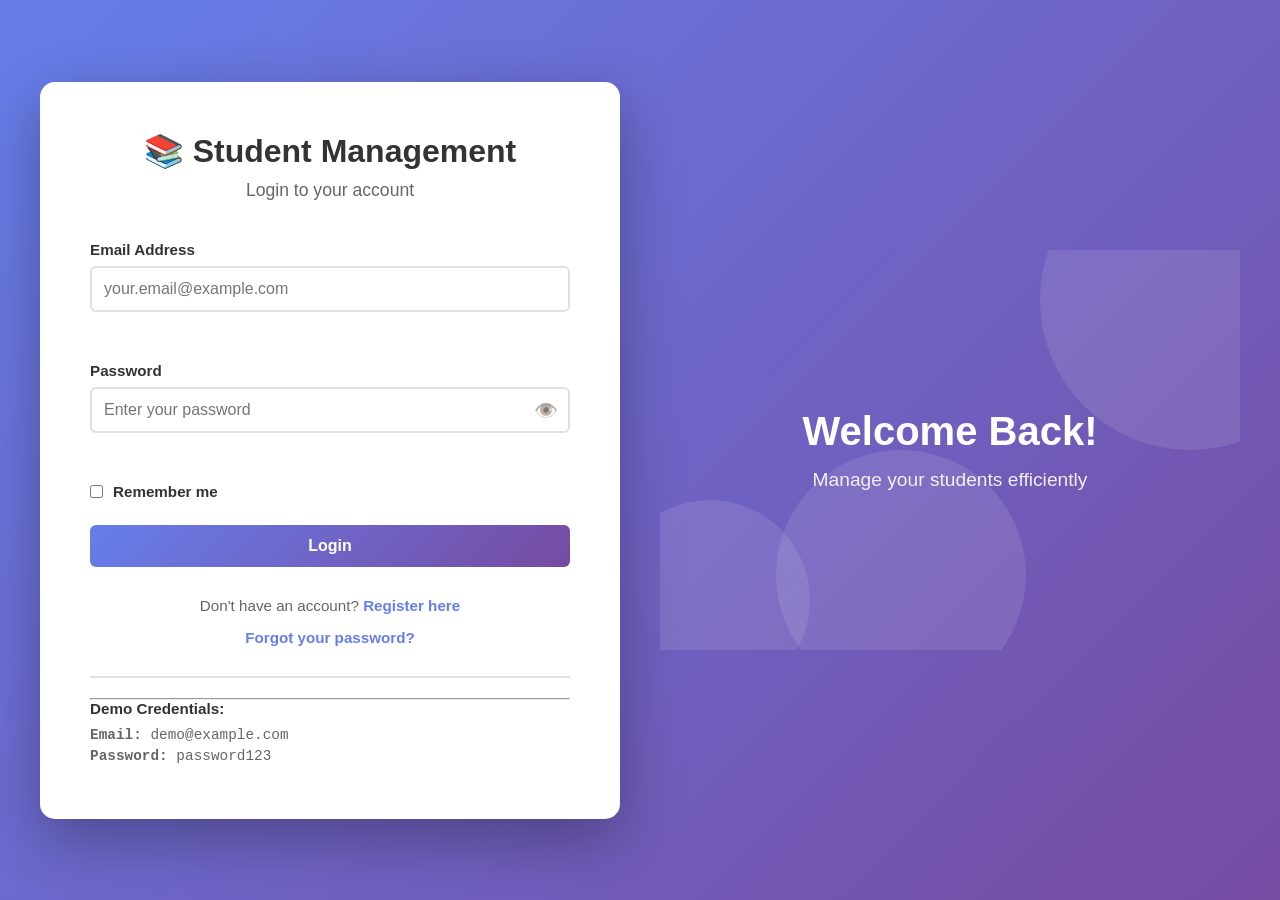
<file: index.html>
<!DOCTYPE html>
<html lang="en">
<head>
    <meta charset="UTF-8">
    <meta name="viewport" content="width=device-width, initial-scale=1.0">
    <title>Student Management System</title>
    <link rel="stylesheet" href="style.css">
</head>
<body>
    <div class="container">
        <header>
            <div class="header-top">
                <div>
                    <h1>📚 Student Management System</h1>
                    <p>Manage your students efficiently</p>
                </div>
                <div class="header-user-info">
                    <span id="userGreeting"></span>
                    <button class="btn btn-logout" onclick="logout()">Logout</button>
                </div>
            </div>
        </header>

        <div class="content">
            <!-- Add/Edit Student Form -->
            <section class="form-section">
                <h2>Add New Student</h2>
                <form id="studentForm">
                    <div class="form-group">
                        <label for="studentId">Student ID:</label>
                        <input type="text" id="studentId" placeholder="e.g., STU001" required>
                    </div>

                    <div class="form-group">
                        <label for="studentName">Full Name:</label>
                        <input type="text" id="studentName" placeholder="Enter full name" required>
                    </div>

                    <div class="form-group">
                        <label for="studentEmail">Email:</label>
                        <input type="email" id="studentEmail" placeholder="example@email.com" required>
                    </div>

                    <div class="form-group">
                        <label for="studentPhone">Phone:</label>
                        <input type="tel" id="studentPhone" placeholder="+1 234-567-8900" required>
                    </div>

                    <div class="form-group">
                        <label for="studentCourse">Course:</label>
                        <select id="studentCourse" required>
                            <option value="">Select a course</option>
                            <option value="Computer Science">Computer Science</option>
                            <option value="Business Administration">Business Administration</option>
                            <option value="Engineering">Engineering</option>
                            <option value="Arts">Arts</option>
                            <option value="Science">Science</option>
                        </select>
                    </div>

                    <div class="form-group">
                        <label for="studentGPA">GPA:</label>
                        <input type="number" id="studentGPA" placeholder="3.5" min="0" max="4" step="0.1" required>
                    </div>

                    <div class="form-group">
                        <label for="studentStatus">Status:</label>
                        <select id="studentStatus" required>
                            <option value="Active">Active</option>
                            <option value="Inactive">Inactive</option>
                            <option value="Graduated">Graduated</option>
                        </select>
                    </div>

                    <button type="submit" class="btn btn-primary">Add Student</button>
                    <button type="button" class="btn btn-secondary" id="resetBtn">Reset</button>
                </form>
            </section>

            <!-- Search and Filter Section -->
            <section class="search-section">
                <h2>Search & Filter</h2>
                <div class="search-bar">
                    <input type="text" id="searchInput" placeholder="Search by name, ID, or email...">
                    <select id="filterCourse">
                        <option value="">All Courses</option>
                        <option value="Computer Science">Computer Science</option>
                        <option value="Business Administration">Business Administration</option>
                        <option value="Engineering">Engineering</option>
                        <option value="Arts">Arts</option>
                        <option value="Science">Science</option>
                    </select>
                    <select id="filterStatus">
                        <option value="">All Status</option>
                        <option value="Active">Active</option>
                        <option value="Inactive">Inactive</option>
                        <option value="Graduated">Graduated</option>
                    </select>
                    <button class="btn btn-info" id="exportBtn">Export to CSV</button>
                </div>
            </section>

            <!-- Students List -->
            <section class="list-section">
                <h2>Students List <span id="studentCount">(0)</span></h2>
                <div id="noStudents" class="no-data">
                    <p>No students added yet. Add a new student to get started!</p>
                </div>
                <table id="studentsTable" class="hidden">
                    <thead>
                        <tr>
                            <th>Student ID</th>
                            <th>Name</th>
                            <th>Email</th>
                            <th>Phone</th>
                            <th>Course</th>
                            <th>GPA</th>
                            <th>Status</th>
                            <th>Actions</th>
                        </tr>
                    </thead>
                    <tbody id="studentsTableBody">
                    </tbody>
                </table>
            </section>
        </div>
    </div>

    <!-- Edit Modal -->
    <div id="editModal" class="modal">
        <div class="modal-content">
            <span class="close">&times;</span>
            <h2>Edit Student</h2>
            <form id="editForm">
                <div class="form-group">
                    <label for="editStudentId">Student ID:</label>
                    <input type="text" id="editStudentId" disabled>
                </div>

                <div class="form-group">
                    <label for="editStudentName">Full Name:</label>
                    <input type="text" id="editStudentName" required>
                </div>

                <div class="form-group">
                    <label for="editStudentEmail">Email:</label>
                    <input type="email" id="editStudentEmail" required>
                </div>

                <div class="form-group">
                    <label for="editStudentPhone">Phone:</label>
                    <input type="tel" id="editStudentPhone" required>
                </div>

                <div class="form-group">
                    <label for="editStudentCourse">Course:</label>
                    <select id="editStudentCourse" required>
                        <option value="Computer Science">Computer Science</option>
                        <option value="Business Administration">Business Administration</option>
                        <option value="Engineering">Engineering</option>
                        <option value="Arts">Arts</option>
                        <option value="Science">Science</option>
                    </select>
                </div>

                <div class="form-group">
                    <label for="editStudentGPA">GPA:</label>
                    <input type="number" id="editStudentGPA" min="0" max="4" step="0.1" required>
                </div>

                <div class="form-group">
                    <label for="editStudentStatus">Status:</label>
                    <select id="editStudentStatus" required>
                        <option value="Active">Active</option>
                        <option value="Inactive">Inactive</option>
                        <option value="Graduated">Graduated</option>
                    </select>
                </div>

                <button type="submit" class="btn btn-primary">Save Changes</button>
                <button type="button" class="btn btn-secondary" onclick="closeEditModal()">Cancel</button>
            </form>
        </div>
    </div>

    <script src="auth.js"></script>
    <script src="script.js"></script>
</body>
</html>
</file>
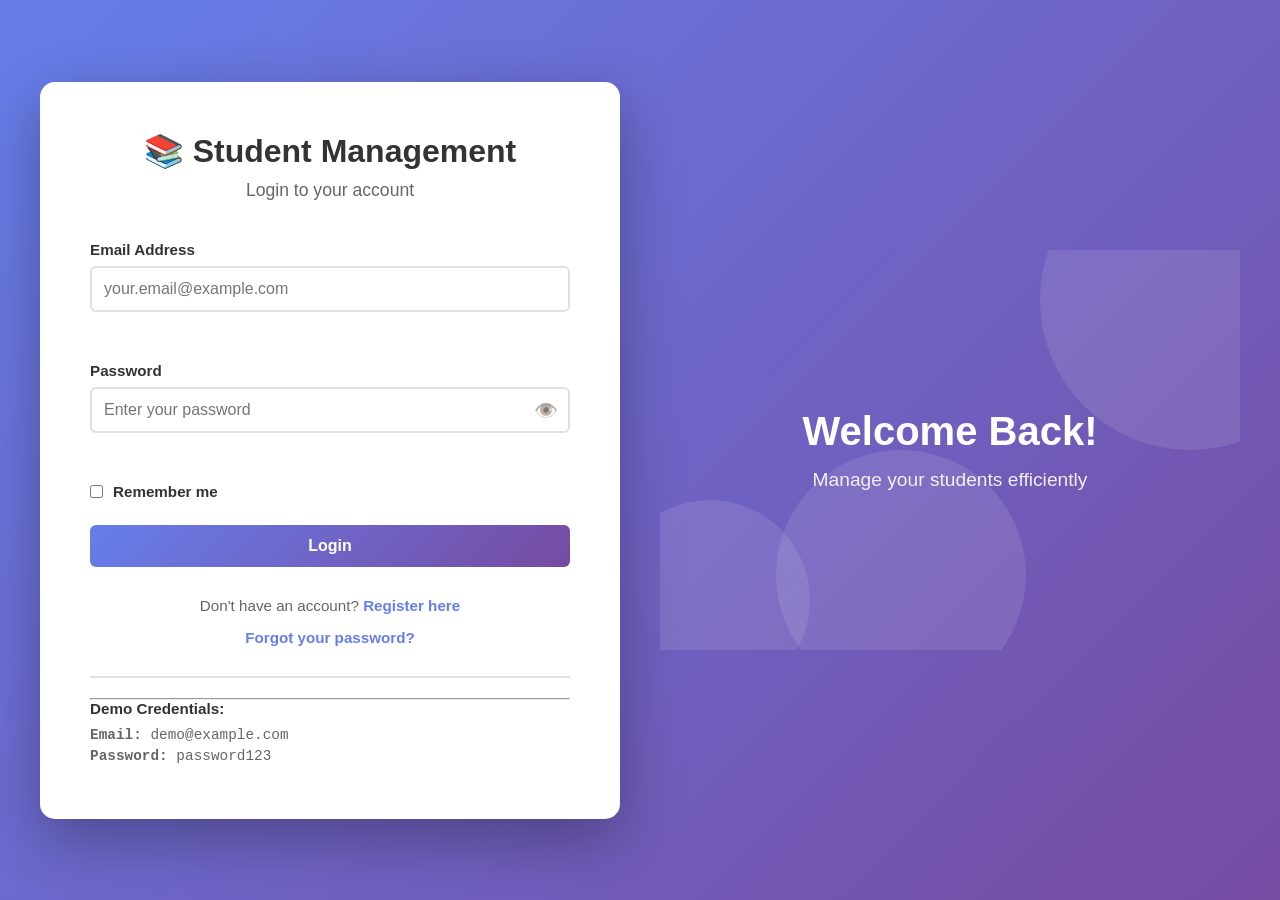
<file: login.html>
<!DOCTYPE html>
<html lang="en">
<head>
    <meta charset="UTF-8">
    <meta name="viewport" content="width=device-width, initial-scale=1.0">
    <title>Login - Student Management System</title>
    <link rel="stylesheet" href="style.css">
</head>
<body class="auth-body">
    <div class="auth-container">
        <div class="auth-box">
            <div class="auth-header">
                <h1>📚 Student Management</h1>
                <p>Login to your account</p>
            </div>

            <form id="loginForm" class="auth-form">
                <div class="form-group">
                    <label for="email">Email Address</label>
                    <input type="email" id="email" placeholder="your.email@example.com" required>
                    <span class="error-message" id="emailError"></span>
                </div>

                <div class="form-group">
                    <label for="password">Password</label>
                    <div class="password-input-wrapper">
                        <input type="password" id="password" placeholder="Enter your password" required>
                        <button type="button" class="toggle-password" onclick="togglePassword()">👁️</button>
                    </div>
                    <span class="error-message" id="passwordError"></span>
                </div>

                <div class="form-group checkbox">
                    <input type="checkbox" id="rememberMe">
                    <label for="rememberMe">Remember me</label>
                </div>

                <button type="submit" class="btn btn-auth-primary">Login</button>
            </form>

            <div class="auth-footer">
                <p>Don't have an account? <a href="register.html">Register here</a></p>
                <p><a href="#" class="forgot-password">Forgot your password?</a></p>
            </div>

            <div class="demo-credentials">
                <hr>
                <p class="demo-label">Demo Credentials:</p>
                <p class="demo-text"><strong>Email:</strong> demo@example.com</p>
                <p class="demo-text"><strong>Password:</strong> password123</p>
            </div>
        </div>

        <div class="auth-illustration">
            <div class="illustration-content">
                <div class="illustration-circle circle-1"></div>
                <div class="illustration-circle circle-2"></div>
                <div class="illustration-circle circle-3"></div>
                <h2>Welcome Back!</h2>
                <p>Manage your students efficiently</p>
            </div>
        </div>
    </div>

    <script src="auth.js"></script>
</body>
</html>
</file>
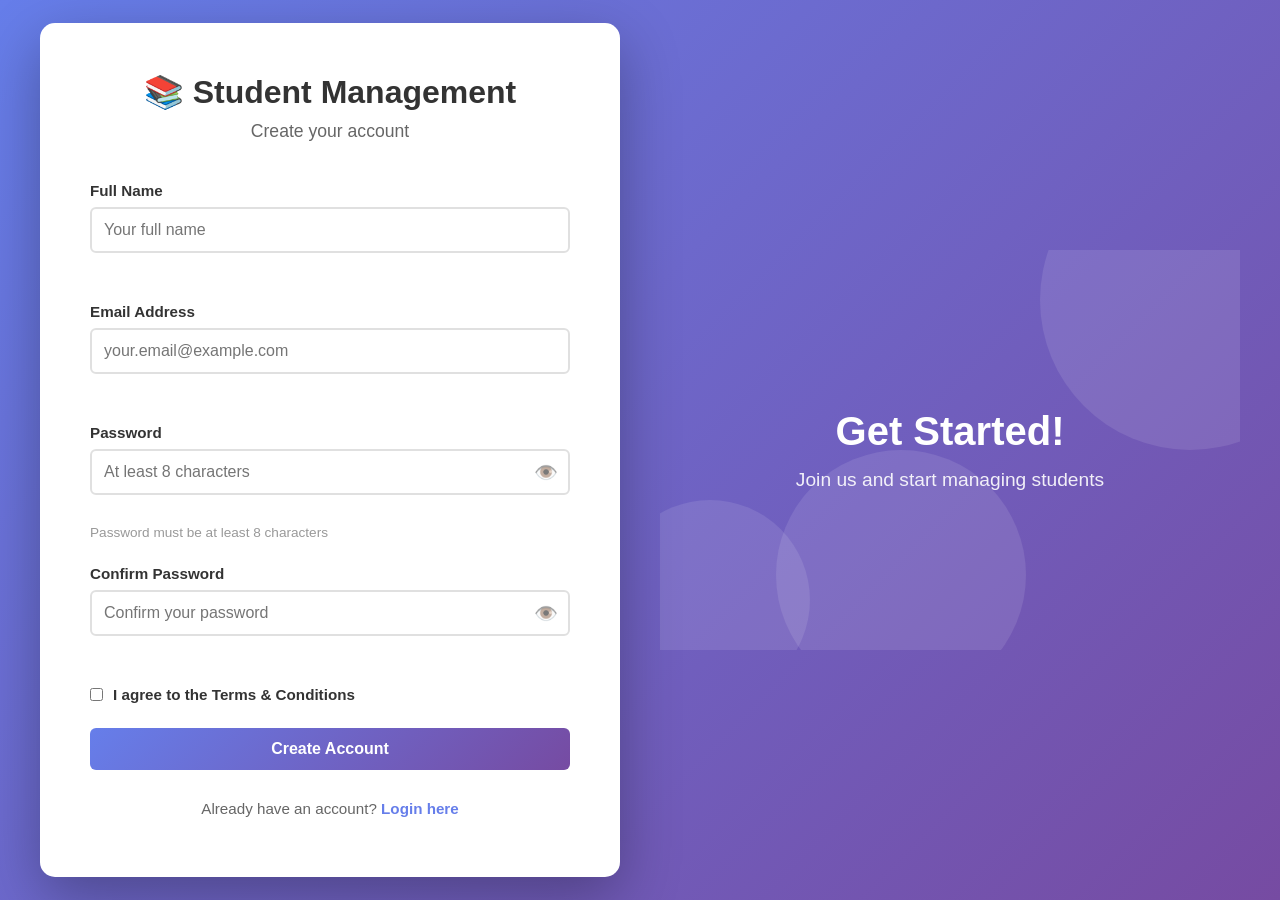
<file: register.html>
<!DOCTYPE html>
<html lang="en">
<head>
    <meta charset="UTF-8">
    <meta name="viewport" content="width=device-width, initial-scale=1.0">
    <title>Register - Student Management System</title>
    <link rel="stylesheet" href="style.css">
</head>
<body class="auth-body">
    <div class="auth-container">
        <div class="auth-box">
            <div class="auth-header">
                <h1>📚 Student Management</h1>
                <p>Create your account</p>
            </div>

            <form id="registerForm" class="auth-form">
                <div class="form-group">
                    <label for="fullName">Full Name</label>
                    <input type="text" id="fullName" placeholder="Your full name" required>
                    <span class="error-message" id="fullNameError"></span>
                </div>

                <div class="form-group">
                    <label for="registerEmail">Email Address</label>
                    <input type="email" id="registerEmail" placeholder="your.email@example.com" required>
                    <span class="error-message" id="registerEmailError"></span>
                </div>

                <div class="form-group">
                    <label for="registerPassword">Password</label>
                    <div class="password-input-wrapper">
                        <input type="password" id="registerPassword" placeholder="At least 8 characters" required>
                        <button type="button" class="toggle-password" onclick="toggleRegisterPassword()">👁️</button>
                    </div>
                    <span class="error-message" id="registerPasswordError"></span>
                    <small class="password-hint">Password must be at least 8 characters</small>
                </div>

                <div class="form-group">
                    <label for="confirmPassword">Confirm Password</label>
                    <div class="password-input-wrapper">
                        <input type="password" id="confirmPassword" placeholder="Confirm your password" required>
                        <button type="button" class="toggle-password" onclick="toggleConfirmPassword()">👁️</button>
                    </div>
                    <span class="error-message" id="confirmPasswordError"></span>
                </div>

                <div class="form-group checkbox">
                    <input type="checkbox" id="agreeTerms" required>
                    <label for="agreeTerms">I agree to the Terms & Conditions</label>
                </div>

                <button type="submit" class="btn btn-auth-primary">Create Account</button>
            </form>

            <div class="auth-footer">
                <p>Already have an account? <a href="login.html">Login here</a></p>
            </div>
        </div>

        <div class="auth-illustration">
            <div class="illustration-content">
                <div class="illustration-circle circle-1"></div>
                <div class="illustration-circle circle-2"></div>
                <div class="illustration-circle circle-3"></div>
                <h2>Get Started!</h2>
                <p>Join us and start managing students</p>
            </div>
        </div>
    </div>

    <script src="auth.js"></script>
</body>
</html>
</file>
<file: style.css>
* {
    margin: 0;
    padding: 0;
    box-sizing: border-box;
}

body {
    font-family: 'Segoe UI', Tahoma, Geneva, Verdana, sans-serif;
    background: linear-gradient(135deg, #667eea 0%, #764ba2 100%);
    min-height: 100vh;
    padding: 20px;
}

/* ===== AUTHENTICATION PAGES ===== */

.auth-body {
    background: linear-gradient(135deg, #667eea 0%, #764ba2 100%);
    min-height: 100vh;
    display: flex;
    align-items: center;
    justify-content: center;
    padding: 20px;
}

.auth-container {
    display: grid;
    grid-template-columns: 1fr 1fr;
    gap: 40px;
    align-items: center;
    width: 100%;
    max-width: 1200px;
}

.auth-box {
    background: white;
    border-radius: 15px;
    box-shadow: 0 20px 60px rgba(0, 0, 0, 0.3);
    padding: 50px;
    animation: slideInLeft 0.5s ease;
}

@keyframes slideInLeft {
    from {
        transform: translateX(-50px);
        opacity: 0;
    }
    to {
        transform: translateX(0);
        opacity: 1;
    }
}

.auth-header {
    text-align: center;
    margin-bottom: 40px;
}

.auth-header h1 {
    font-size: 2em;
    color: #333;
    margin-bottom: 10px;
}

.auth-header p {
    color: #666;
    font-size: 1.1em;
}

.auth-form {
    margin-bottom: 30px;
}

.auth-form .form-group {
    margin-bottom: 25px;
}

.auth-form label {
    display: block;
    margin-bottom: 10px;
    color: #333;
    font-weight: 600;
    font-size: 0.95em;
}

.auth-form input {
    width: 100%;
    padding: 12px;
    border: 2px solid #e0e0e0;
    border-radius: 6px;
    font-size: 1em;
    transition: all 0.3s;
}

.auth-form input:focus {
    outline: none;
    border-color: #667eea;
    box-shadow: 0 0 10px rgba(102, 126, 234, 0.2);
}

.password-input-wrapper {
    position: relative;
}

.password-input-wrapper input {
    width: 100%;
    padding-right: 45px;
}

.toggle-password {
    position: absolute;
    right: 12px;
    top: 50%;
    transform: translateY(-50%);
    background: none;
    border: none;
    cursor: pointer;
    font-size: 1.2em;
    opacity: 0.6;
    transition: opacity 0.3s;
}

.toggle-password:hover {
    opacity: 1;
}

.error-message {
    display: block;
    color: #dc3545;
    font-size: 0.85em;
    margin-top: 5px;
    min-height: 20px;
}

.password-hint {
    display: block;
    color: #999;
    font-size: 0.85em;
    margin-top: 5px;
}

.form-group.checkbox {
    display: flex;
    align-items: center;
    gap: 10px;
}

.form-group.checkbox input {
    width: auto;
    margin: 0;
}

.form-group.checkbox label {
    margin: 0;
}

.btn-auth-primary {
    width: 100%;
    padding: 12px;
    background: linear-gradient(135deg, #667eea 0%, #764ba2 100%);
    color: white;
    border: none;
    border-radius: 6px;
    font-size: 1em;
    font-weight: 600;
    cursor: pointer;
    transition: all 0.3s;
}

.btn-auth-primary:hover {
    transform: translateY(-2px);
    box-shadow: 0 10px 20px rgba(102, 126, 234, 0.3);
}

.btn-auth-primary:active {
    transform: translateY(0);
}

.auth-footer {
    text-align: center;
}

.auth-footer p {
    margin: 10px 0;
    color: #666;
    font-size: 0.95em;
}

.auth-footer a {
    color: #667eea;
    text-decoration: none;
    font-weight: 600;
    transition: color 0.3s;
}

.auth-footer a:hover {
    color: #764ba2;
}

.forgot-password {
    display: inline-block;
    margin-top: 5px;
}

.demo-credentials {
    margin-top: 30px;
    padding-top: 20px;
    border-top: 2px solid #e0e0e0;
}

.demo-label {
    font-weight: 600;
    color: #333;
    margin-bottom: 10px;
    font-size: 0.95em;
}

.demo-text {
    color: #666;
    font-size: 0.9em;
    margin: 5px 0;
    font-family: 'Courier New', monospace;
}

.auth-illustration {
    animation: slideInRight 0.5s ease;
}

@keyframes slideInRight {
    from {
        transform: translateX(50px);
        opacity: 0;
    }
    to {
        transform: translateX(0);
        opacity: 1;
    }
}

.illustration-content {
    text-align: center;
    color: white;
    position: relative;
    height: 400px;
    display: flex;
    flex-direction: column;
    justify-content: center;
    align-items: center;
    overflow: hidden;
}

.illustration-circle {
    position: absolute;
    border-radius: 50%;
    opacity: 0.1;
}

.circle-1 {
    width: 300px;
    height: 300px;
    top: -100px;
    right: -100px;
    background: white;
}

.circle-2 {
    width: 200px;
    height: 200px;
    bottom: -50px;
    left: -50px;
    background: white;
}

.circle-3 {
    width: 250px;
    height: 250px;
    top: 50%;
    left: 20%;
    background: white;
}

.illustration-content h2 {
    font-size: 2.5em;
    margin-bottom: 15px;
    position: relative;
    z-index: 1;
}

.illustration-content p {
    font-size: 1.2em;
    opacity: 0.9;
    position: relative;
    z-index: 1;
}

.btn-logout {
    background: #dc3545;
    color: white;
    padding: 8px 16px;
    font-size: 0.9em;
}

.btn-logout:hover {
    background: #c82333;
}

.header-top {
    display: flex;
    justify-content: space-between;
    align-items: center;
}

.header-user-info {
    display: flex;
    align-items: center;
    gap: 20px;
    color: white;
    font-weight: 500;
}

/* ===== RESPONSIVE AUTHENTICATION ===== */

@media (max-width: 1024px) {
    .auth-container {
        grid-template-columns: 1fr;
        gap: 30px;
    }

    .auth-illustration {
        display: none;
    }

    .auth-box {
        padding: 40px;
    }
}

@media (max-width: 768px) {
    .auth-box {
        padding: 30px 20px;
    }

    .auth-header h1 {
        font-size: 1.6em;
    }

    .demo-credentials {
        margin-top: 20px;
        font-size: 0.9em;
    }

    .header-top {
        flex-direction: column;
        gap: 15px;
    }

    .header-user-info {
        width: 100%;
        justify-content: space-between;
    }
}

/* ===== DASHBOARD STYLES ===== */


.container {
    max-width: 1200px;
    margin: 0 auto;
    background: white;
    border-radius: 15px;
    box-shadow: 0 20px 60px rgba(0, 0, 0, 0.3);
    overflow: hidden;
}

header {
    background: linear-gradient(135deg, #667eea 0%, #764ba2 100%);
    color: white;
    padding: 40px;
    text-align: center;
}

header div:first-child h1 {
    font-size: 2.5em;
    margin-bottom: 10px;
    font-weight: 700;
}

header div:first-child p {
    font-size: 1.1em;
    opacity: 0.9;
}

.content {
    padding: 40px;
}

section {
    margin-bottom: 40px;
}

section h2 {
    color: #333;
    margin-bottom: 20px;
    font-size: 1.8em;
    border-bottom: 3px solid #667eea;
    padding-bottom: 10px;
    display: inline-block;
}

/* Form Styles */
.form-section {
    background: #f8f9fa;
    padding: 30px;
    border-radius: 10px;
    border-left: 5px solid #667eea;
}

.form-group {
    margin-bottom: 20px;
}

.form-group label {
    display: block;
    margin-bottom: 8px;
    color: #333;
    font-weight: 600;
    font-size: 0.95em;
}

.form-group input,
.form-group select {
    width: 100%;
    padding: 12px;
    border: 2px solid #e0e0e0;
    border-radius: 6px;
    font-size: 1em;
    transition: border-color 0.3s;
}

.form-group input:focus,
.form-group select:focus {
    outline: none;
    border-color: #667eea;
    box-shadow: 0 0 5px rgba(102, 126, 234, 0.1);
}

/* Button Styles */
.btn {
    padding: 12px 24px;
    border: none;
    border-radius: 6px;
    font-size: 1em;
    cursor: pointer;
    transition: all 0.3s;
    margin-right: 10px;
    font-weight: 600;
}

.btn-primary {
    background: linear-gradient(135deg, #667eea 0%, #764ba2 100%);
    color: white;
}

.btn-primary:hover {
    transform: translateY(-2px);
    box-shadow: 0 10px 20px rgba(102, 126, 234, 0.3);
}

.btn-secondary {
    background: #e0e0e0;
    color: #333;
}

.btn-secondary:hover {
    background: #d0d0d0;
}

.btn-info {
    background: #17a2b8;
    color: white;
}

.btn-info:hover {
    background: #138496;
}

.btn-edit {
    background: #28a745;
    color: white;
    padding: 6px 12px;
    font-size: 0.85em;
}

.btn-edit:hover {
    background: #218838;
}

.btn-delete {
    background: #dc3545;
    color: white;
    padding: 6px 12px;
    font-size: 0.85em;
}

.btn-delete:hover {
    background: #c82333;
}

/* Search Section */
.search-section {
    background: #f8f9fa;
    padding: 30px;
    border-radius: 10px;
    border-left: 5px solid #17a2b8;
}

.search-bar {
    display: grid;
    grid-template-columns: 2fr 1fr 1fr auto;
    gap: 15px;
    align-items: flex-end;
}

.search-bar input,
.search-bar select {
    padding: 12px;
    border: 2px solid #e0e0e0;
    border-radius: 6px;
    font-size: 1em;
}

.search-bar input:focus,
.search-bar select:focus {
    outline: none;
    border-color: #667eea;
}

/* List Section */
.list-section {
    background: #f8f9fa;
    padding: 30px;
    border-radius: 10px;
    border-left: 5px solid #28a745;
    overflow-x: auto;
}

.no-data {
    text-align: center;
    padding: 40px;
    color: #999;
}

.no-data p {
    font-size: 1.1em;
}

table {
    width: 100%;
    border-collapse: collapse;
    margin-top: 20px;
}

table.hidden {
    display: none;
}

table thead {
    background: linear-gradient(135deg, #667eea 0%, #764ba2 100%);
    color: white;
}

table th {
    padding: 15px;
    text-align: left;
    font-weight: 600;
}

table td {
    padding: 15px;
    border-bottom: 1px solid #e0e0e0;
}

table tbody tr:hover {
    background: #f0f0f0;
}

table tbody tr:nth-child(even) {
    background: #fafafa;
}

.status-badge {
    padding: 6px 12px;
    border-radius: 20px;
    font-size: 0.85em;
    font-weight: 600;
    display: inline-block;
}

.status-active {
    background: #d4edda;
    color: #155724;
}

.status-inactive {
    background: #f8d7da;
    color: #721c24;
}

.status-graduated {
    background: #d1ecf1;
    color: #0c5460;
}

.action-buttons {
    display: flex;
    gap: 8px;
}

/* Modal Styles */
.modal {
    display: none;
    position: fixed;
    z-index: 1;
    left: 0;
    top: 0;
    width: 100%;
    height: 100%;
    background-color: rgba(0, 0, 0, 0.5);
    animation: fadeIn 0.3s;
}

@keyframes fadeIn {
    from { opacity: 0; }
    to { opacity: 1; }
}

.modal-content {
    background-color: white;
    margin: 5% auto;
    padding: 30px;
    border-radius: 10px;
    width: 90%;
    max-width: 500px;
    box-shadow: 0 4px 20px rgba(0, 0, 0, 0.3);
    animation: slideIn 0.3s;
}

@keyframes slideIn {
    from {
        transform: translateY(-50px);
        opacity: 0;
    }
    to {
        transform: translateY(0);
        opacity: 1;
    }
}

.modal-content h2 {
    color: #333;
    margin-bottom: 20px;
    border: none;
}

.close {
    color: #aaa;
    float: right;
    font-size: 28px;
    font-weight: bold;
    cursor: pointer;
    transition: color 0.3s;
}

.close:hover,
.close:focus {
    color: #333;
}

/* Responsive Design */
@media (max-width: 1024px) {
    .search-bar {
        grid-template-columns: 1fr 1fr;
    }
}

@media (max-width: 768px) {
    header h1 {
        font-size: 1.8em;
    }

    .content {
        padding: 20px;
    }

    section h2 {
        font-size: 1.4em;
    }

    .search-bar {
        grid-template-columns: 1fr;
    }

    table {
        font-size: 0.9em;
    }

    table th,
    table td {
        padding: 10px 5px;
    }

    .form-section {
        padding: 20px;
    }

    .action-buttons {
        flex-direction: column;
    }

    .btn {
        margin-right: 0;
        margin-bottom: 5px;
        width: 100%;
    }
}

@media (max-width: 480px) {
    body {
        padding: 10px;
    }

    header {
        padding: 20px;
    }

    header h1 {
        font-size: 1.5em;
    }

    .container {
        border-radius: 8px;
    }

    table {
        font-size: 0.8em;
    }

    table th,
    table td {
        padding: 8px 3px;
    }

    .modal-content {
        width: 95%;
        padding: 20px;
    }
}
</file>
